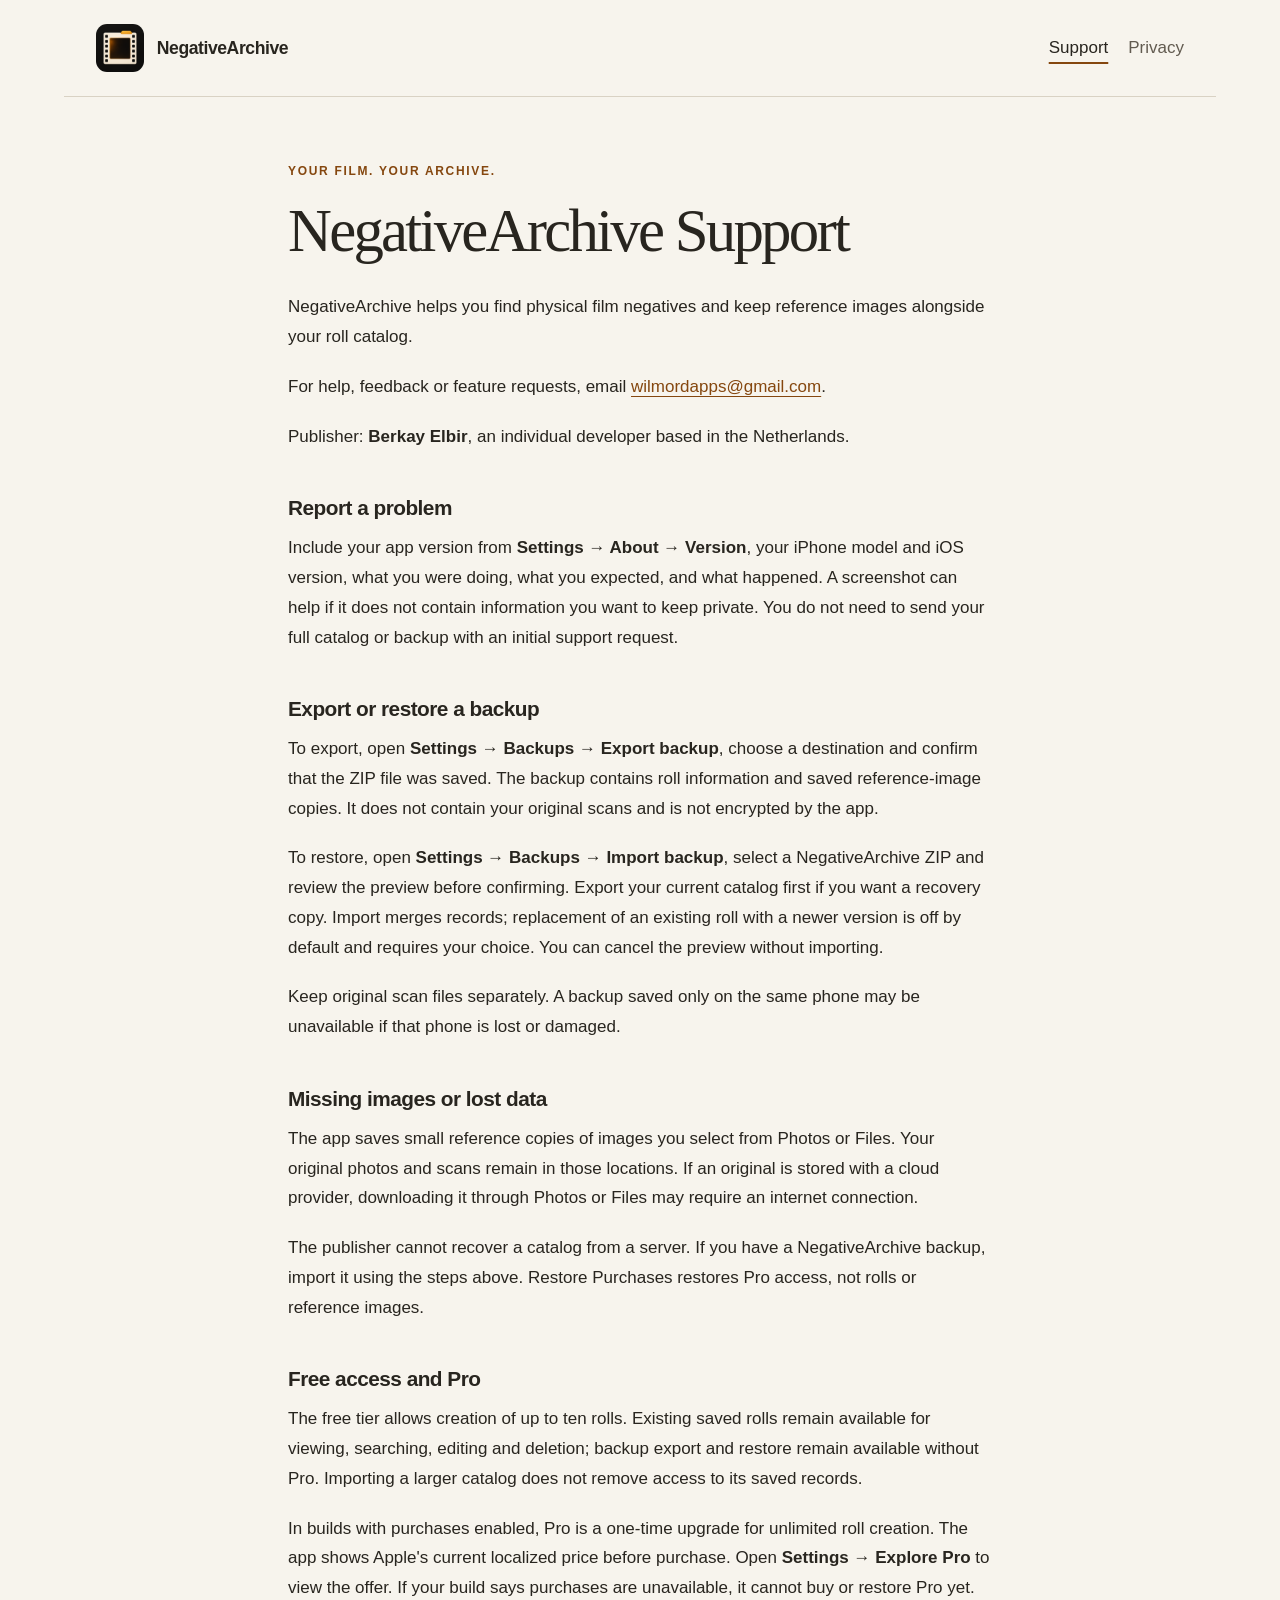
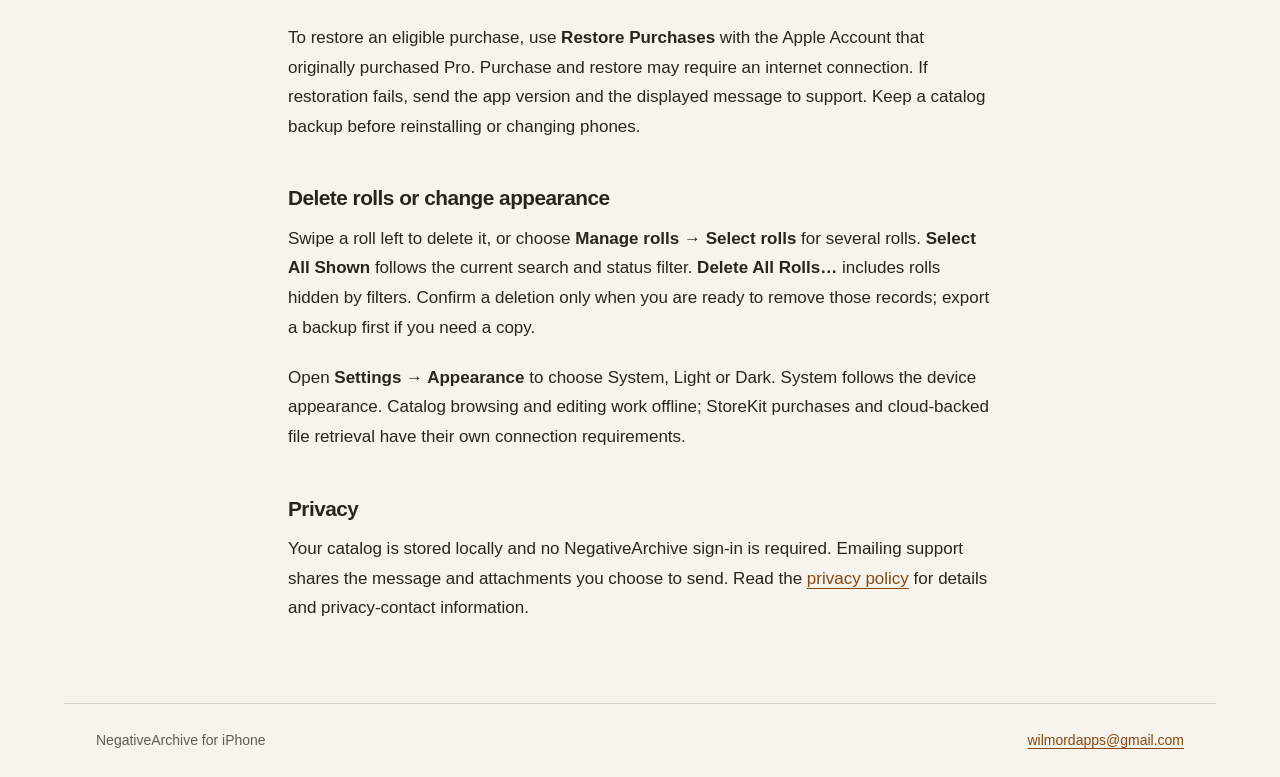
<file: index.html>
<!doctype html>
<html lang="en">
<head>
  <meta charset="utf-8">
  <meta name="viewport" content="width=device-width, initial-scale=1">
  <meta name="description" content="Support for the NegativeArchive iPhone app.">
  <title>Support · NegativeArchive</title>
  <link rel="icon" type="image/png" href="assets/app-icon.png">
  <link rel="stylesheet" href="styles.css">
</head>
<body>
  <a class="skip-link" href="#content">Skip to content</a>
  <header class="site-header">
    <a class="brand" href="index.html"><img src="assets/app-icon.png" width="48" height="48" alt=""><span>NegativeArchive</span></a>
    <nav aria-label="Main navigation"><a href="index.html" aria-current="page">Support</a><a href="privacy.html">Privacy</a></nav>
  </header>
  <main id="content" tabindex="-1">
    <p class="eyebrow">Your film. Your archive.</p>
    <article><h1>NegativeArchive Support</h1>
<p>NegativeArchive helps you find physical film negatives and keep reference images alongside your roll catalog.</p>
<p>For help, feedback or feature requests, email <a href="mailto:wilmordapps@gmail.com">wilmordapps@gmail.com</a>.</p>
<p>Publisher: <strong>Berkay Elbir</strong>, an individual developer based in the Netherlands.</p>
<h2>Report a problem</h2>
<p>Include your app version from <strong>Settings → About → Version</strong>, your iPhone model and iOS version, what you were doing, what you expected, and what happened. A screenshot can help if it does not contain information you want to keep private. You do not need to send your full catalog or backup with an initial support request.</p>
<h2>Export or restore a backup</h2>
<p>To export, open <strong>Settings → Backups → Export backup</strong>, choose a destination and confirm that the ZIP file was saved. The backup contains roll information and saved reference-image copies. It does not contain your original scans and is not encrypted by the app.</p>
<p>To restore, open <strong>Settings → Backups → Import backup</strong>, select a NegativeArchive ZIP and review the preview before confirming. Export your current catalog first if you want a recovery copy. Import merges records; replacement of an existing roll with a newer version is off by default and requires your choice. You can cancel the preview without importing.</p>
<p>Keep original scan files separately. A backup saved only on the same phone may be unavailable if that phone is lost or damaged.</p>
<h2>Missing images or lost data</h2>
<p>The app saves small reference copies of images you select from Photos or Files. Your original photos and scans remain in those locations. If an original is stored with a cloud provider, downloading it through Photos or Files may require an internet connection.</p>
<p>The publisher cannot recover a catalog from a server. If you have a NegativeArchive backup, import it using the steps above. Restore Purchases restores Pro access, not rolls or reference images.</p>
<h2>Free access and Pro</h2>
<p>The free tier allows creation of up to ten rolls. Existing saved rolls remain available for viewing, searching, editing and deletion; backup export and restore remain available without Pro. Importing a larger catalog does not remove access to its saved records.</p>
<p>In builds with purchases enabled, Pro is a one-time upgrade for unlimited roll creation. The app shows Apple&#x27;s current localized price before purchase. Open <strong>Settings → Explore Pro</strong> to view the offer. If your build says purchases are unavailable, it cannot buy or restore Pro yet.</p>
<p>To restore an eligible purchase, use <strong>Restore Purchases</strong> with the Apple Account that originally purchased Pro. Purchase and restore may require an internet connection. If restoration fails, send the app version and the displayed message to support. Keep a catalog backup before reinstalling or changing phones.</p>
<h2>Delete rolls or change appearance</h2>
<p>Swipe a roll left to delete it, or choose <strong>Manage rolls → Select rolls</strong> for several rolls. <strong>Select All Shown</strong> follows the current search and status filter. <strong>Delete All Rolls…</strong> includes rolls hidden by filters. Confirm a deletion only when you are ready to remove those records; export a backup first if you need a copy.</p>
<p>Open <strong>Settings → Appearance</strong> to choose System, Light or Dark. System follows the device appearance. Catalog browsing and editing work offline; StoreKit purchases and cloud-backed file retrieval have their own connection requirements.</p>
<h2>Privacy</h2>
<p>Your catalog is stored locally and no NegativeArchive sign-in is required. Emailing support shares the message and attachments you choose to send. Read the <a href="privacy.html">privacy policy</a> for details and privacy-contact information.</p></article>
  </main>
  <footer class="site-footer"><span>NegativeArchive for iPhone</span><a href="mailto:wilmordapps@gmail.com">wilmordapps@gmail.com</a></footer>
</body>
</html>
</file>
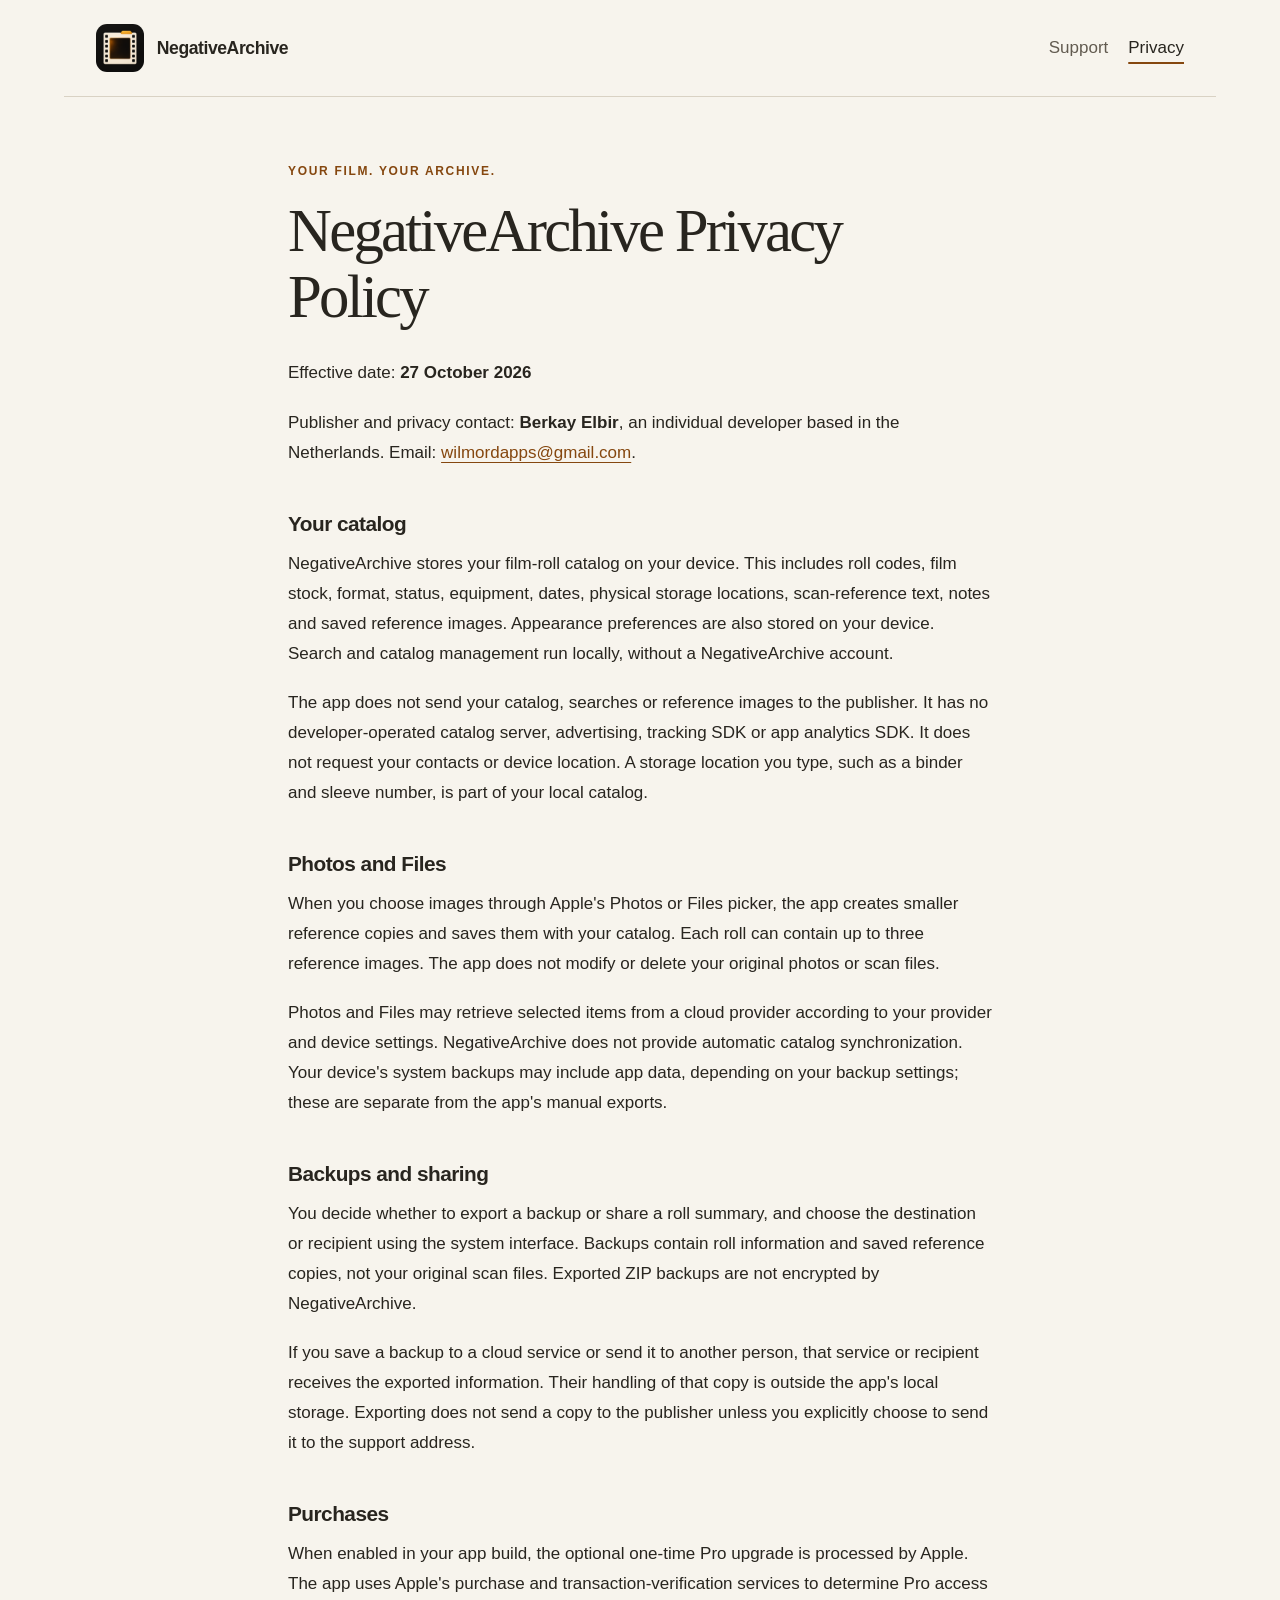
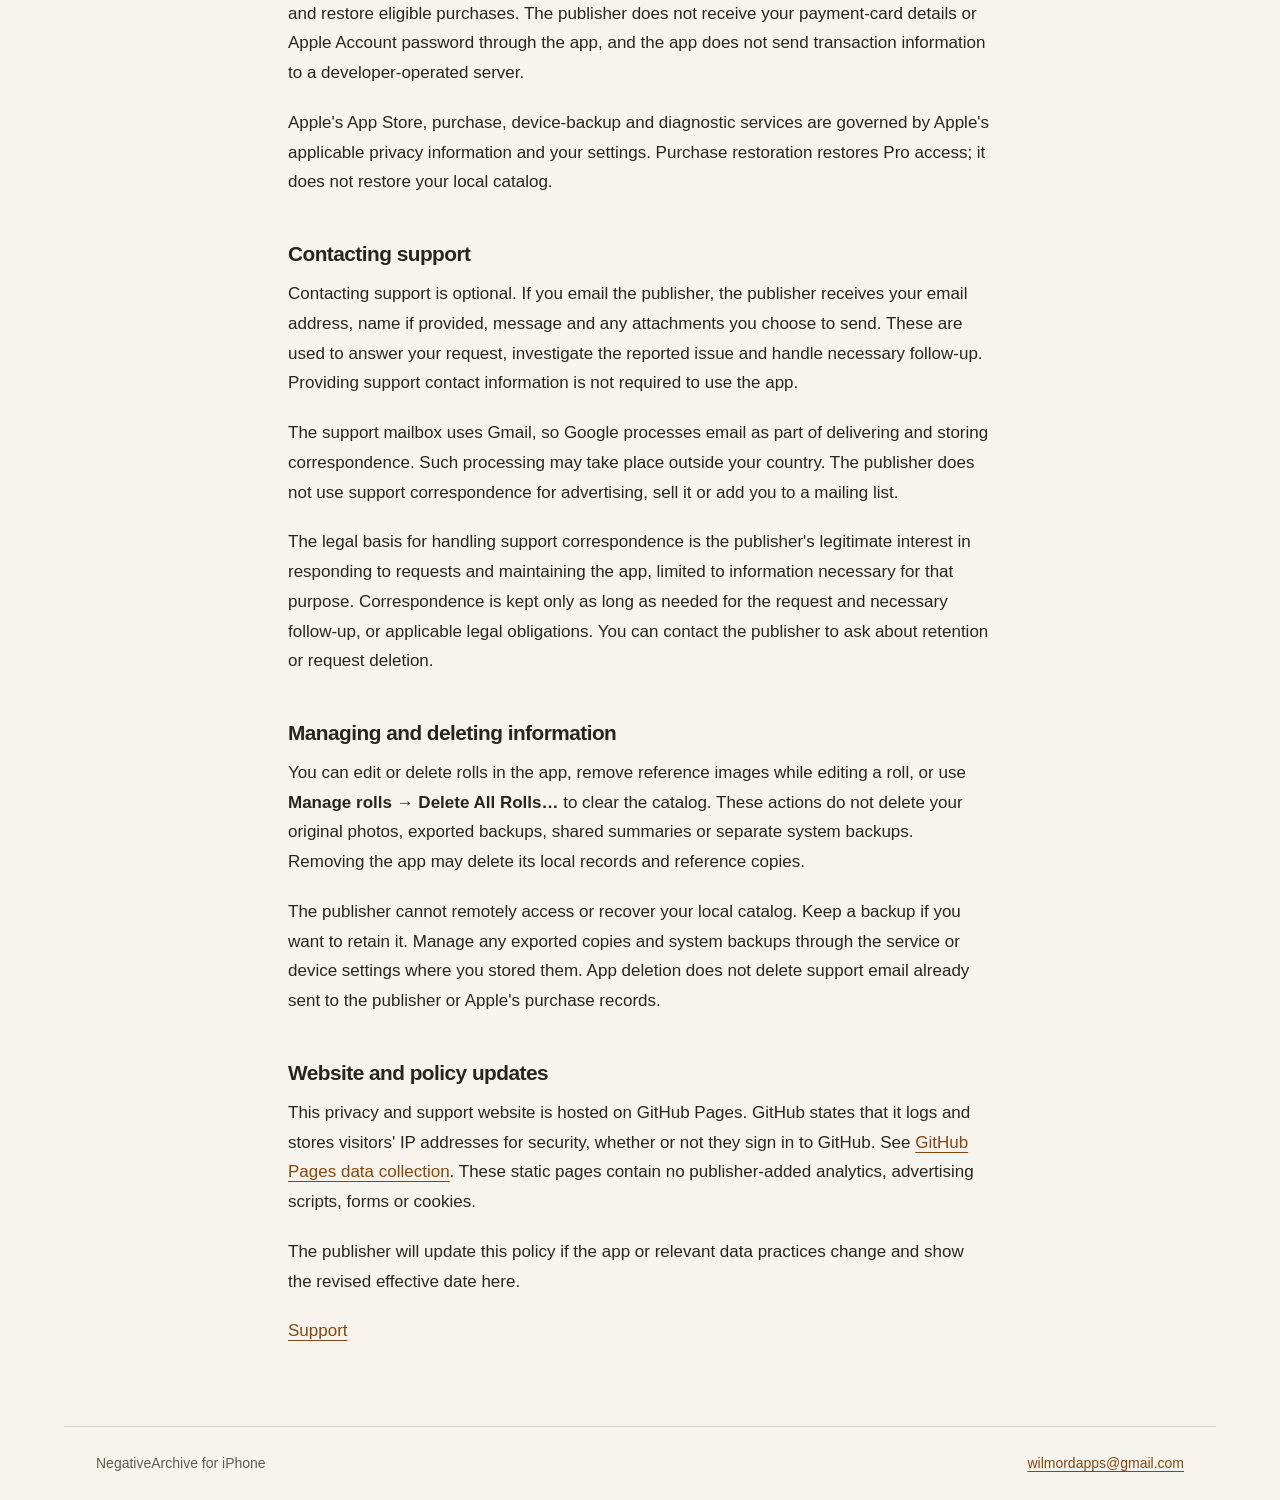
<file: privacy.html>
<!doctype html>
<html lang="en">
<head>
  <meta charset="utf-8">
  <meta name="viewport" content="width=device-width, initial-scale=1">
  <meta name="description" content="Privacy Policy for the NegativeArchive iPhone app.">
  <title>Privacy Policy · NegativeArchive</title>
  <link rel="icon" type="image/png" href="assets/app-icon.png">
  <link rel="stylesheet" href="styles.css">
</head>
<body>
  <a class="skip-link" href="#content">Skip to content</a>
  <header class="site-header">
    <a class="brand" href="index.html"><img src="assets/app-icon.png" width="48" height="48" alt=""><span>NegativeArchive</span></a>
    <nav aria-label="Main navigation"><a href="index.html">Support</a><a href="privacy.html" aria-current="page">Privacy</a></nav>
  </header>
  <main id="content" tabindex="-1">
    <p class="eyebrow">Your film. Your archive.</p>
    <article><h1>NegativeArchive Privacy Policy</h1>
<p>Effective date: <strong>27 October 2026</strong></p>
<p>Publisher and privacy contact: <strong>Berkay Elbir</strong>, an individual developer based in the Netherlands. Email: <a href="mailto:wilmordapps@gmail.com">wilmordapps@gmail.com</a>.</p>
<h2>Your catalog</h2>
<p>NegativeArchive stores your film-roll catalog on your device. This includes roll codes, film stock, format, status, equipment, dates, physical storage locations, scan-reference text, notes and saved reference images. Appearance preferences are also stored on your device. Search and catalog management run locally, without a NegativeArchive account.</p>
<p>The app does not send your catalog, searches or reference images to the publisher. It has no developer-operated catalog server, advertising, tracking SDK or app analytics SDK. It does not request your contacts or device location. A storage location you type, such as a binder and sleeve number, is part of your local catalog.</p>
<h2>Photos and Files</h2>
<p>When you choose images through Apple&#x27;s Photos or Files picker, the app creates smaller reference copies and saves them with your catalog. Each roll can contain up to three reference images. The app does not modify or delete your original photos or scan files.</p>
<p>Photos and Files may retrieve selected items from a cloud provider according to your provider and device settings. NegativeArchive does not provide automatic catalog synchronization. Your device&#x27;s system backups may include app data, depending on your backup settings; these are separate from the app&#x27;s manual exports.</p>
<h2>Backups and sharing</h2>
<p>You decide whether to export a backup or share a roll summary, and choose the destination or recipient using the system interface. Backups contain roll information and saved reference copies, not your original scan files. Exported ZIP backups are not encrypted by NegativeArchive.</p>
<p>If you save a backup to a cloud service or send it to another person, that service or recipient receives the exported information. Their handling of that copy is outside the app&#x27;s local storage. Exporting does not send a copy to the publisher unless you explicitly choose to send it to the support address.</p>
<h2>Purchases</h2>
<p>When enabled in your app build, the optional one-time Pro upgrade is processed by Apple. The app uses Apple&#x27;s purchase and transaction-verification services to determine Pro access and restore eligible purchases. The publisher does not receive your payment-card details or Apple Account password through the app, and the app does not send transaction information to a developer-operated server.</p>
<p>Apple&#x27;s App Store, purchase, device-backup and diagnostic services are governed by Apple&#x27;s applicable privacy information and your settings. Purchase restoration restores Pro access; it does not restore your local catalog.</p>
<h2>Contacting support</h2>
<p>Contacting support is optional. If you email the publisher, the publisher receives your email address, name if provided, message and any attachments you choose to send. These are used to answer your request, investigate the reported issue and handle necessary follow-up. Providing support contact information is not required to use the app.</p>
<p>The support mailbox uses Gmail, so Google processes email as part of delivering and storing correspondence. Such processing may take place outside your country. The publisher does not use support correspondence for advertising, sell it or add you to a mailing list.</p>
<p>The legal basis for handling support correspondence is the publisher&#x27;s legitimate interest in responding to requests and maintaining the app, limited to information necessary for that purpose. Correspondence is kept only as long as needed for the request and necessary follow-up, or applicable legal obligations. You can contact the publisher to ask about retention or request deletion.</p>
<h2>Managing and deleting information</h2>
<p>You can edit or delete rolls in the app, remove reference images while editing a roll, or use <strong>Manage rolls → Delete All Rolls…</strong> to clear the catalog. These actions do not delete your original photos, exported backups, shared summaries or separate system backups. Removing the app may delete its local records and reference copies.</p>
<p>The publisher cannot remotely access or recover your local catalog. Keep a backup if you want to retain it. Manage any exported copies and system backups through the service or device settings where you stored them. App deletion does not delete support email already sent to the publisher or Apple&#x27;s purchase records.</p>
<h2>Website and policy updates</h2>
<p>This privacy and support website is hosted on GitHub Pages. GitHub states that it logs and stores visitors&#x27; IP addresses for security, whether or not they sign in to GitHub. See <a href="https://docs.github.com/en/pages/getting-started-with-github-pages/what-is-github-pages/#data-collection">GitHub Pages data collection</a>. These static pages contain no publisher-added analytics, advertising scripts, forms or cookies.</p>
<p>The publisher will update this policy if the app or relevant data practices change and show the revised effective date here.</p>
<p><a href="index.html">Support</a></p></article>
  </main>
  <footer class="site-footer"><span>NegativeArchive for iPhone</span><a href="mailto:wilmordapps@gmail.com">wilmordapps@gmail.com</a></footer>
</body>
</html>
</file>
<file: styles.css>
:root {
  color-scheme: light;
  --paper: #f7f4ed;
  --ink: #28251f;
  --muted: #625b50;
  --accent: #85470f;
  --line: #d9d2c4;
  font-family: -apple-system, BlinkMacSystemFont, "Segoe UI", sans-serif;
  color: var(--ink);
  background: var(--paper);
  font-synthesis: none;
  -webkit-text-size-adjust: 100%;
}
* { box-sizing: border-box; }
body { margin: 0; font-size: 1.0625rem; line-height: 1.75; }
a { color: var(--accent); text-underline-offset: .22em; overflow-wrap: anywhere; }
a:hover { text-decoration-thickness: .13em; }
a:focus-visible { outline: 3px solid var(--accent); outline-offset: 5px; border-radius: 2px; }
.site-header, .site-footer { max-width: 72rem; margin: auto; padding: 1.5rem 2rem; display: flex; align-items: center; justify-content: space-between; gap: 1.5rem; }
.site-header { border-bottom: 1px solid var(--line); }
.brand { display: flex; align-items: center; gap: .8rem; text-decoration: none; color: var(--ink); font-size: 1.1rem; font-weight: 650; letter-spacing: -.025em; }
.brand img { width: 48px; height: 48px; border-radius: 11px; }
nav { display: flex; gap: 1.25rem; }
nav a { min-height: 44px; display: inline-flex; align-items: center; color: var(--muted); text-decoration: none; }
nav a[aria-current] { color: var(--ink); text-decoration: underline; text-decoration-color: var(--accent); text-decoration-thickness: 2px; text-underline-offset: .5em; }
main { max-width: 48rem; margin: 4rem auto 5rem; padding: 0 2rem; outline: none; }
.eyebrow { font-size: .75rem; font-weight: 650; text-transform: uppercase; letter-spacing: .14em; color: var(--accent); margin: 0 0 1rem; }
h1 { font-family: Georgia, "Times New Roman", serif; font-size: clamp(2.3rem, 6vw, 3.8rem); line-height: 1.08; font-weight: 500; letter-spacing: -.045em; margin: 0 0 1.8rem; }
h2 { font-size: 1.3rem; line-height: 1.4; letter-spacing: -.025em; margin: 2.6rem 0 .7rem; }
p { margin: 0 0 1.25rem; }
strong { font-weight: 650; }
.draft-note { border-left: 3px solid var(--accent); padding: .8rem 1rem; margin-bottom: 1.75rem; background: #ede5d6; font-size: .9rem; color: #514432; }
.site-footer { border-top: 1px solid var(--line); font-size: .875rem; color: var(--muted); flex-wrap: wrap; }
.skip-link { position: absolute; top: -10rem; left: 1rem; background: var(--paper); padding: .75rem 1rem; z-index: 1; }
.skip-link:focus { top: 1rem; }
@media (max-width: 540px) {
  .site-header { align-items: flex-start; flex-direction: column; gap: .5rem; }
  .site-header, .site-footer { padding: 1rem 1.25rem; }
  main { margin: 2.5rem auto 3rem; padding: 0 1.25rem; }
  h1 { max-width: 12ch; }
  nav { gap: 1.5rem; }
}
@media print {
  .site-header, .site-footer, .skip-link { display: none; }
  main { max-width: none; margin: 0; padding: 0; }
  :root { background: white; color: black; }
}
</file>
